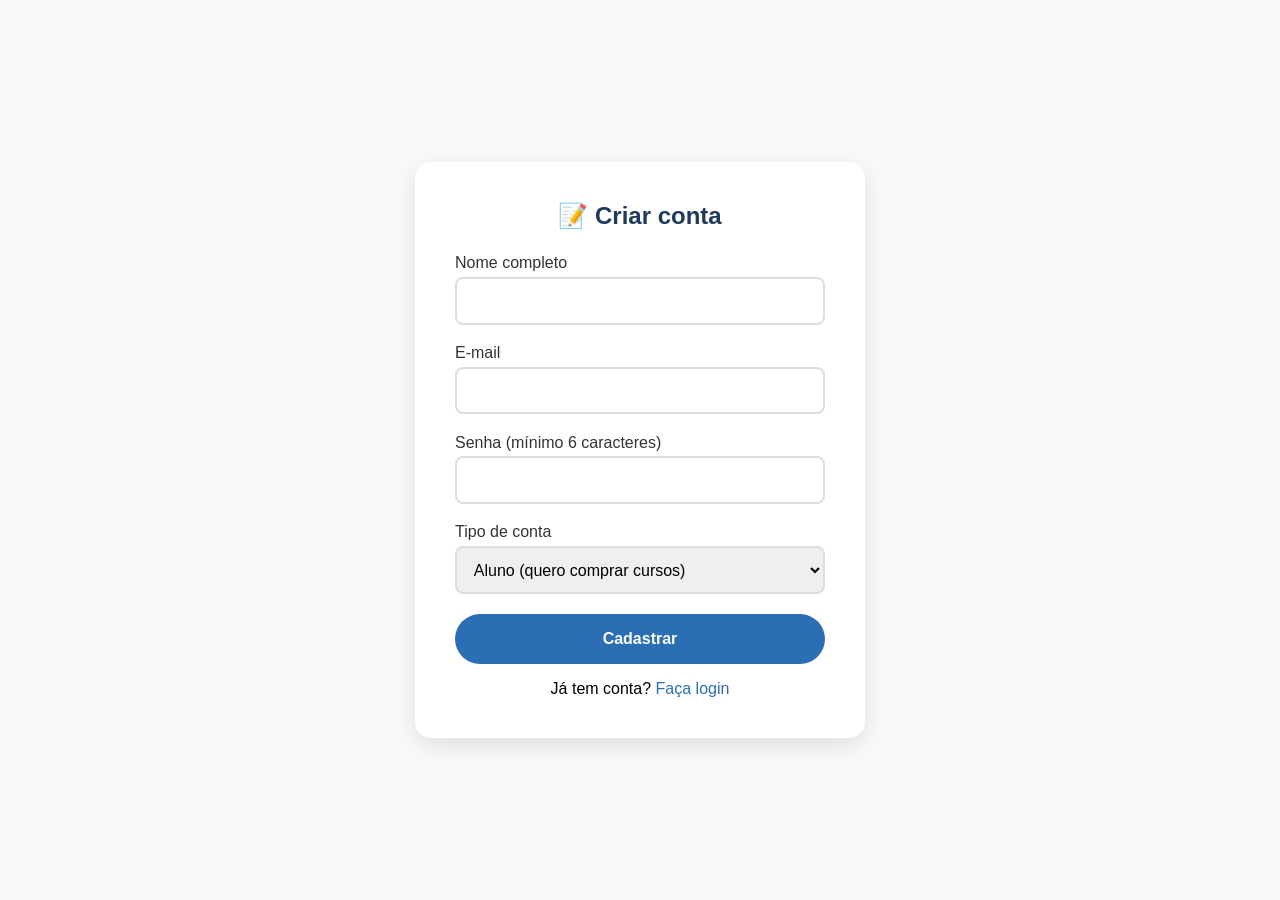
<file: templates/cadastro.html>
<!DOCTYPE html>
<html lang="pt-BR">
<head>
    <meta charset="UTF-8">
    <meta name="viewport" content="width=device-width, initial-scale=1.0">
    <title>Cadastro - WebEdu</title>
    <style>
        /* Mesma paleta de cores */
        * { margin: 0; padding: 0; box-sizing: border-box; font-family: 'Segoe UI', sans-serif; }
        body { background: #f8f9fa; display: flex; justify-content: center; align-items: center; min-height: 100vh; }
        .card { background: white; padding: 2.5rem; border-radius: 16px; box-shadow: 0 8px 24px rgba(0,0,0,0.1); width: 100%; max-width: 450px; }
        h2 { color: #1e3a5f; margin-bottom: 1.5rem; text-align: center; }
        .form-group { margin-bottom: 1.2rem; }
        label { display: block; margin-bottom: 0.3rem; color: #333; font-weight: 500; }
        input, select { width: 100%; padding: 0.8rem; border: 2px solid #ddd; border-radius: 8px; font-size: 1rem; }
        input:focus, select:focus { border-color: #2b6eb3; outline: none; }
        .btn { width: 100%; padding: 1rem; background: #2b6eb3; color: white; border: none; border-radius: 30px; font-weight: bold; font-size: 1rem; cursor: pointer; }
        .btn:hover { background: #1e3a5f; }
        .erro { color: #d32f2f; margin-top: 0.5rem; }
        .link { text-align: center; margin-top: 1rem; }
        .link a { color: #2b6eb3; text-decoration: none; }
    </style>
</head>
<body>
    <div class="card">
        <h2>📝 Criar conta</h2>
        <form id="cadastroForm">
            <div class="form-group">
                <label>Nome completo</label>
                <input type="text" name="nome" required>
            </div>
            <div class="form-group">
                <label>E-mail</label>
                <input type="email" name="email" required>
            </div>
            <div class="form-group">
                <label>Senha (mínimo 6 caracteres)</label>
                <input type="password" name="senha" required minlength="6">
            </div>
            <div class="form-group">
                <label>Tipo de conta</label>
                <select name="tipo" required>
                    <option value="aluno">Aluno (quero comprar cursos)</option>
                    <option value="criador">Criador (quero vender cursos)</option>
                </select>
            </div>
            <div id="mensagemErro" class="erro"></div>
            <button type="submit" class="btn">Cadastrar</button>
        </form>
        <div class="link">
            Já tem conta? <a href="/login">Faça login</a>
        </div>
    </div>
    <script>
        document.getElementById('cadastroForm').addEventListener('submit', async (e) => {
            e.preventDefault();
            const formData = new FormData(e.target);
            const data = Object.fromEntries(formData.entries());
            const resp = await fetch('/api/cadastro', {
                method: 'POST',
                headers: {'Content-Type': 'application/json'},
                body: JSON.stringify(data)
            });
            const result = await resp.json();
            if (resp.ok) {
                alert(result.mensagem);
                window.location.href = '/login';
            } else {
                document.getElementById('mensagemErro').textContent = result.erro;
            }
        });
    </script>
</body>
</html>
</file>
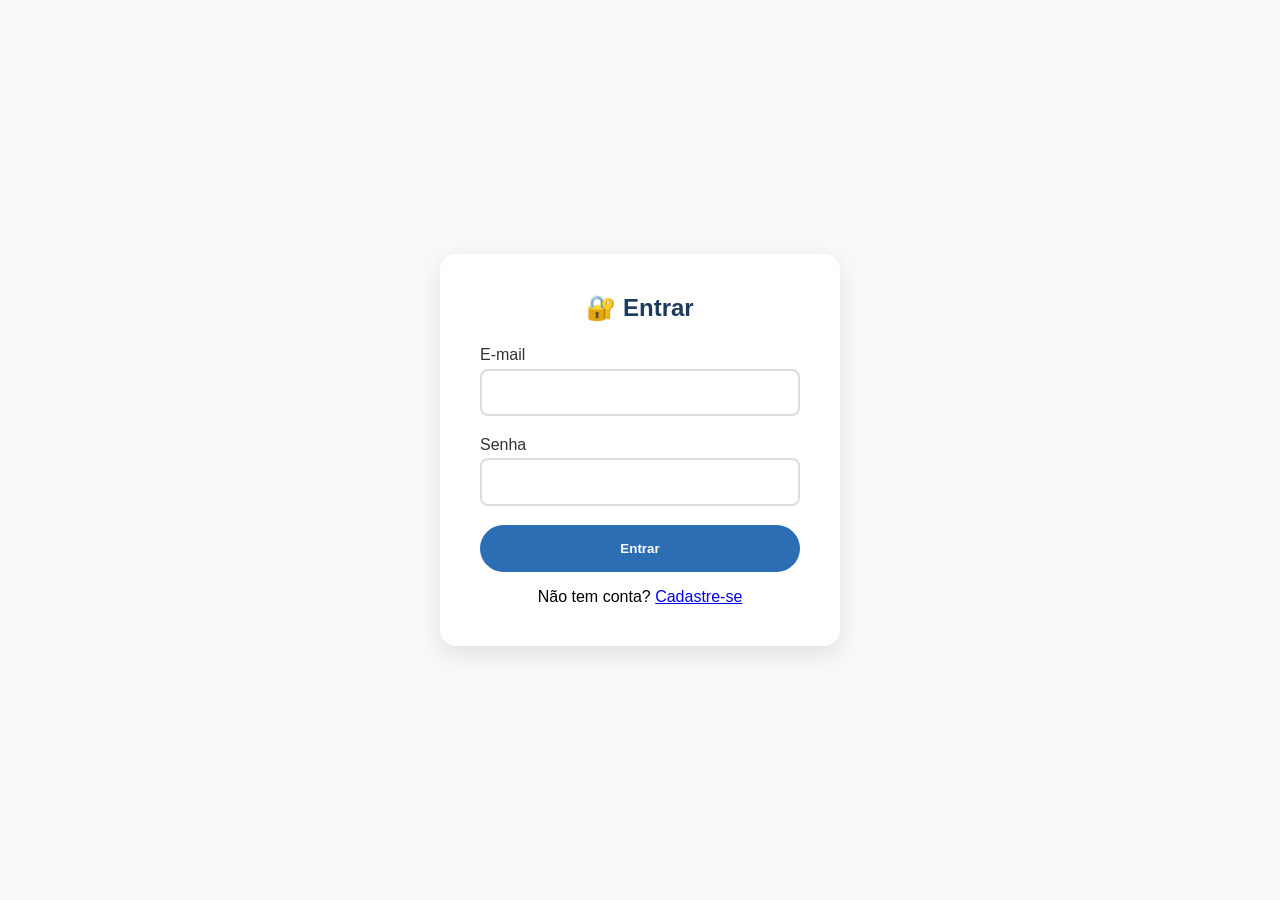
<file: templates/login.html>
<!DOCTYPE html>
<html lang="pt-BR">
<head>
    <meta charset="UTF-8">
    <meta name="viewport" content="width=device-width, initial-scale=1.0">
    <title>Login - WebEdu</title>
    <style>
        /* Mesma paleta */
        * { margin: 0; padding: 0; box-sizing: border-box; font-family: 'Segoe UI', sans-serif; }
        body { background: #f8f9fa; display: flex; justify-content: center; align-items: center; min-height: 100vh; }
        .card { background: white; padding: 2.5rem; border-radius: 16px; box-shadow: 0 8px 24px rgba(0,0,0,0.1); width: 100%; max-width: 400px; }
        h2 { color: #1e3a5f; margin-bottom: 1.5rem; text-align: center; }
        .form-group { margin-bottom: 1.2rem; }
        label { display: block; margin-bottom: 0.3rem; color: #333; }
        input { width: 100%; padding: 0.8rem; border: 2px solid #ddd; border-radius: 8px; font-size: 1rem; }
        .btn { width: 100%; padding: 1rem; background: #2b6eb3; color: white; border: none; border-radius: 30px; font-weight: bold; cursor: pointer; }
        .erro { color: #d32f2f; margin-top: 0.5rem; }
        .link { text-align: center; margin-top: 1rem; }
    </style>
</head>
<body>
    <div class="card">
        <h2>🔐 Entrar</h2>
        <form id="loginForm">
            <div class="form-group">
                <label>E-mail</label>
                <input type="email" name="email" required>
            </div>
            <div class="form-group">
                <label>Senha</label>
                <input type="password" name="senha" required>
            </div>
            <div id="mensagemErro" class="erro"></div>
            <button type="submit" class="btn">Entrar</button>
        </form>
        <div class="link">
            Não tem conta? <a href="/cadastro">Cadastre-se</a>
        </div>
    </div>
    <script>
        document.getElementById('loginForm').addEventListener('submit', async (e) => {
            e.preventDefault();
            const formData = new FormData(e.target);
            const data = Object.fromEntries(formData.entries());
            const resp = await fetch('/api/login', {
                method: 'POST',
                headers: {'Content-Type': 'application/json'},
                body: JSON.stringify(data)
            });
            const result = await resp.json();
            if (resp.ok) {
                window.location.href = result.redirect;
            } else {
                document.getElementById('mensagemErro').textContent = result.erro;
            }
        });
    </script>
</body>
</html>
</file>
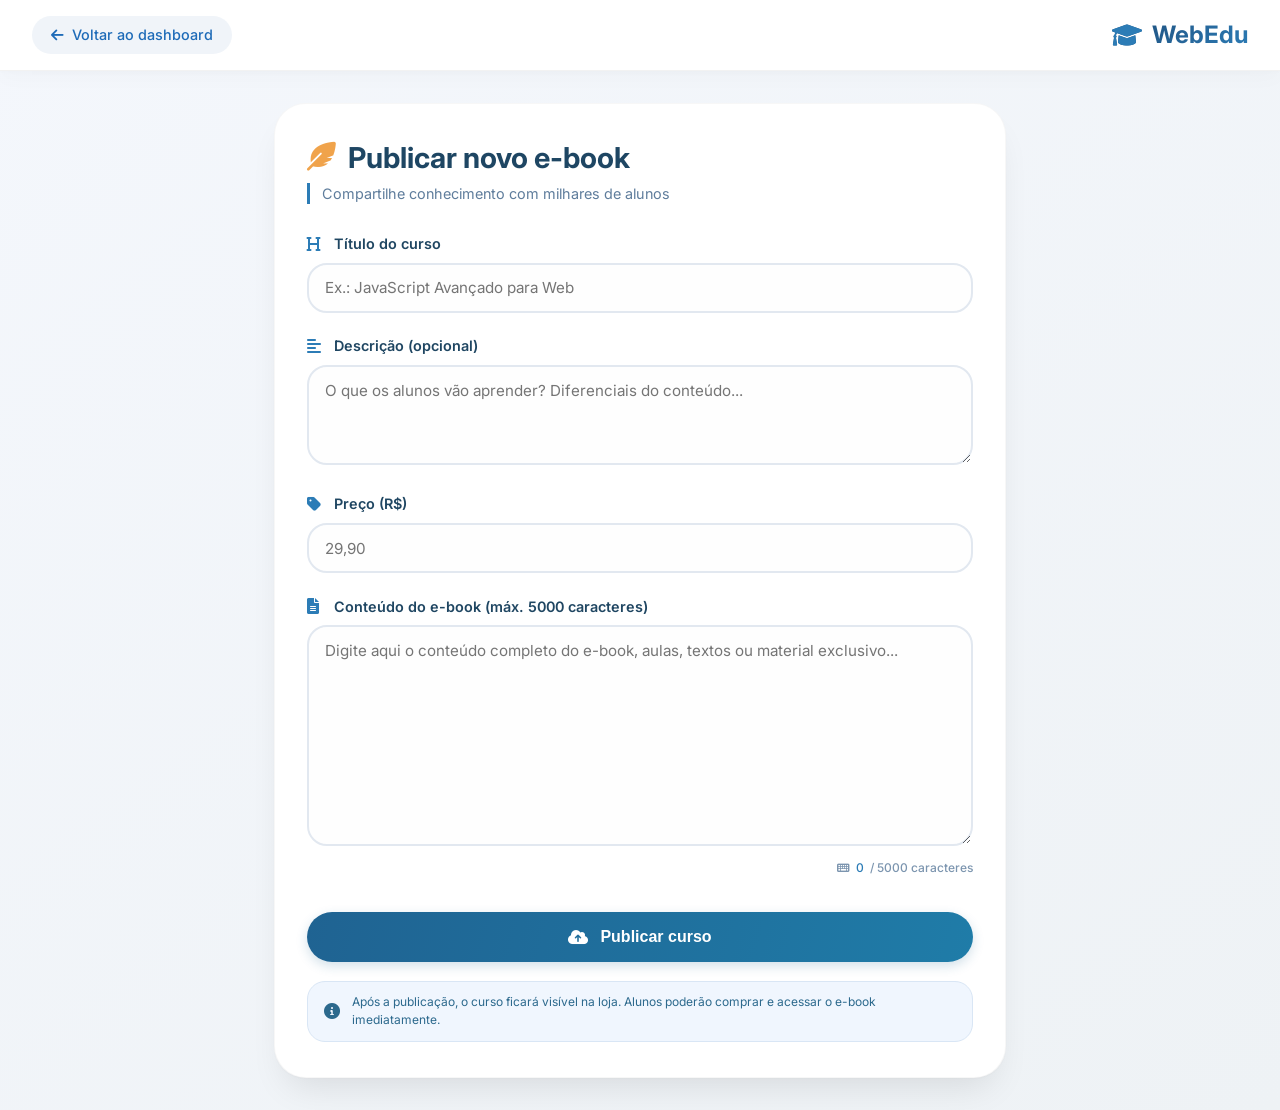
<file: templates/novo_curso.html>
<!DOCTYPE html>
<html lang="pt-BR">
<head>
    <meta charset="UTF-8">
    <meta name="viewport" content="width=device-width, initial-scale=1.0, viewport-fit=cover">
    <title>Novo Curso · WebEdu</title>
    <!-- Google Fonts + Font Awesome 6 -->
    <link href="https://fonts.googleapis.com/css2?family=Inter:opsz,wght@14..32,300;14..32,400;14..32,500;14..32,600;14..32,700&display=swap" rel="stylesheet">
    <link rel="stylesheet" href="https://cdnjs.cloudflare.com/ajax/libs/font-awesome/6.0.0-beta3/css/all.min.css">
    <style>
        * {
            margin: 0;
            padding: 0;
            box-sizing: border-box;
        }

        body {
            font-family: 'Inter', 'Segoe UI', system-ui, -apple-system, sans-serif;
            background: linear-gradient(145deg, #f4f7fc 0%, #eef2f5 100%);
            color: #1a2c3e;
            line-height: 1.5;
            min-height: 100vh;
        }

        /* Navbar moderna (igual ao dashboard) */
        nav {
            background: rgba(255, 255, 255, 0.96);
            backdrop-filter: blur(4px);
            box-shadow: 0 8px 20px rgba(0, 0, 0, 0.02), 0 2px 4px rgba(0, 0, 0, 0.02);
            padding: 1rem 2rem;
            display: flex;
            justify-content: space-between;
            align-items: center;
            flex-wrap: wrap;
            gap: 1rem;
            border-bottom: 1px solid rgba(0, 0, 0, 0.05);
            position: sticky;
            top: 0;
            z-index: 10;
        }

        .nav-brand {
            display: flex;
            align-items: center;
            gap: 10px;
            font-size: 1.5rem;
            font-weight: 700;
            background: linear-gradient(135deg, #1e4a76, #2c7cb6);
            background-clip: text;
            -webkit-background-clip: text;
            color: transparent;
        }

        .nav-brand i {
            background: none;
            color: #2c7cb6;
            font-size: 1.5rem;
        }

        .back-link {
            display: inline-flex;
            align-items: center;
            gap: 8px;
            background: #f0f4f9;
            padding: 0.5rem 1.2rem;
            border-radius: 60px;
            text-decoration: none;
            font-weight: 500;
            color: #1e6bb8;
            transition: all 0.2s ease;
            font-size: 0.9rem;
        }

        .back-link i {
            font-size: 0.9rem;
        }

        .back-link:hover {
            background: #e3eaf1;
            transform: translateX(-3px);
        }

        /* Container principal - card elegante */
        .container {
            max-width: 780px;
            margin: 2rem auto;
            padding: 0 1.5rem;
        }

        .form-card {
            background: #ffffff;
            border-radius: 32px;
            padding: 2rem 2rem 2.2rem;
            box-shadow: 0 20px 35px -12px rgba(0, 0, 0, 0.1), 0 1px 2px rgba(0, 0, 0, 0.02);
            transition: transform 0.2s ease, box-shadow 0.2s;
            border: 1px solid rgba(0, 0, 0, 0.03);
        }

        .form-card h2 {
            font-size: 1.8rem;
            font-weight: 700;
            color: #1e4663;
            margin-bottom: 0.25rem;
            display: flex;
            align-items: center;
            gap: 12px;
        }

        .form-card h2 i {
            color: #f0a34b;
            font-size: 1.8rem;
        }

        .subhead {
            color: #5f7d9c;
            font-size: 0.9rem;
            margin-bottom: 1.8rem;
            border-left: 3px solid #2c7cb6;
            padding-left: 12px;
            margin-top: 0.2rem;
        }

        /* Estilos dos campos */
        .form-group {
            margin-bottom: 1.4rem;
        }

        label {
            display: flex;
            align-items: center;
            gap: 8px;
            font-weight: 600;
            font-size: 0.9rem;
            color: #1f4662;
            margin-bottom: 0.5rem;
        }

        label i {
            color: #2c7cb6;
            font-size: 1rem;
            width: 1.2rem;
        }

        input, textarea, select {
            width: 100%;
            padding: 0.85rem 1rem;
            border: 2px solid #e2e8f0;
            border-radius: 20px;
            font-family: 'Inter', monospace;
            font-size: 0.95rem;
            transition: all 0.2s ease;
            background: #fefefe;
            color: #1a2c3e;
        }

        input:focus, textarea:focus, select:focus {
            outline: none;
            border-color: #2c7cb6;
            box-shadow: 0 0 0 3px rgba(44, 124, 182, 0.15);
        }

        textarea {
            resize: vertical;
            min-height: 100px;
        }

        /* contador de caracteres elegante */
        .char-counter {
            text-align: right;
            font-size: 0.75rem;
            margin-top: 0.4rem;
            font-weight: 500;
            color: #7c95af;
            display: flex;
            justify-content: flex-end;
            align-items: center;
            gap: 6px;
        }

        .char-counter i {
            font-size: 0.7rem;
        }

        .counter-warning {
            color: #d9534f;
        }

        /* mensagem de erro */
        .error-message {
            background: #fff5f5;
            border-left: 4px solid #d32f2f;
            padding: 0.8rem 1rem;
            border-radius: 16px;
            margin: 1rem 0;
            font-size: 0.85rem;
            color: #b91c1c;
            display: flex;
            align-items: center;
            gap: 10px;
        }

        .error-message i {
            font-size: 1rem;
        }

        /* botão principal */
        .btn-primary {
            display: inline-flex;
            align-items: center;
            justify-content: center;
            gap: 12px;
            width: 100%;
            background: linear-gradient(105deg, #1f6392, #1f7ca8);
            color: white;
            padding: 1rem;
            border: none;
            border-radius: 60px;
            font-weight: 700;
            font-size: 1rem;
            cursor: pointer;
            transition: all 0.25s ease;
            margin-top: 0.8rem;
            box-shadow: 0 4px 12px rgba(31, 99, 146, 0.2);
        }

        .btn-primary:hover {
            transform: translateY(-2px);
            background: linear-gradient(105deg, #0e5278, #146b90);
            box-shadow: 0 10px 20px rgba(31, 99, 146, 0.25);
        }

        .btn-primary:active {
            transform: translateY(1px);
        }

        /* dica extra de preenchimento */
        .info-tip {
            background: #f0f6fe;
            border-radius: 18px;
            padding: 0.7rem 1rem;
            margin-top: 1.2rem;
            font-size: 0.75rem;
            color: #2c698d;
            display: flex;
            align-items: center;
            gap: 12px;
            border: 1px solid #d9e6f5;
        }

        .info-tip i {
            font-size: 1rem;
        }

        /* responsividade */
        @media (max-width: 640px) {
            .container {
                padding: 0 1rem;
                margin: 1.2rem auto;
            }
            .form-card {
                padding: 1.5rem;
            }
            .form-card h2 {
                font-size: 1.5rem;
            }
            nav {
                padding: 0.8rem 1rem;
                flex-direction: column;
                align-items: flex-start;
            }
            .back-link {
                margin-bottom: 0.2rem;
            }
        }

        /* loader sutil no botão (feedback) */
        .loading-spinner {
            display: inline-block;
            width: 18px;
            height: 18px;
            border: 2px solid rgba(255,255,255,0.3);
            border-radius: 50%;
            border-top-color: white;
            animation: spin 0.6s linear infinite;
        }

        @keyframes spin {
            to { transform: rotate(360deg); }
        }
    </style>
</head>
<body>
    <nav>
        <a href="/dashboard" class="back-link">
            <i class="fas fa-arrow-left"></i> Voltar ao dashboard
        </a>
        <div class="nav-brand">
            <i class="fas fa-graduation-cap"></i>
            <span>WebEdu</span>
        </div>
    </nav>
    <div class="container">
        <div class="form-card">
            <h2>
                <i class="fas fa-feather-alt"></i> 
                Publicar novo e-book
            </h2>
            <div class="subhead">
                Compartilhe conhecimento com milhares de alunos
            </div>

            <form id="cursoForm">
                <div class="form-group">
                    <label><i class="fas fa-heading"></i> Título do curso</label>
                    <input type="text" name="titulo" placeholder="Ex.: JavaScript Avançado para Web" required>
                </div>

                <div class="form-group">
                    <label><i class="fas fa-align-left"></i> Descrição (opcional)</label>
                    <textarea name="descricao" rows="3" placeholder="O que os alunos vão aprender? Diferenciais do conteúdo..."></textarea>
                </div>

                <div class="form-group">
                    <label><i class="fas fa-tag"></i> Preço (R$)</label>
                    <input type="number" step="0.01" min="0" name="preco" placeholder="29,90" required>
                </div>

                <div class="form-group">
                    <label><i class="fas fa-file-alt"></i> Conteúdo do e-book (máx. 5000 caracteres)</label>
                    <textarea name="ebook" rows="10" placeholder="Digite aqui o conteúdo completo do e-book, aulas, textos ou material exclusivo..." required></textarea>
                    <div class="char-counter" id="charCounterWrapper">
                        <i class="fas fa-keyboard"></i> <span id="contador">0</span> / 5000 caracteres
                    </div>
                </div>

                <div id="mensagemErro" class="error-message" style="display: none;">
                    <i class="fas fa-circle-exclamation"></i> <span id="erroTexto"></span>
                </div>

                <button type="submit" class="btn-primary" id="submitBtn">
                    <i class="fas fa-cloud-upload-alt"></i> Publicar curso
                </button>

                <div class="info-tip">
                    <i class="fas fa-info-circle"></i>
                    <span>Após a publicação, o curso ficará visível na loja. Alunos poderão comprar e acessar o e-book imediatamente.</span>
                </div>
            </form>
        </div>
    </div>

    <script>
        // Elementos do DOM
        const ebookField = document.querySelector('[name="ebook"]');
        const contadorSpan = document.getElementById('contador');
        const charWrapper = document.getElementById('charCounterWrapper');
        const form = document.getElementById('cursoForm');
        const submitBtn = document.getElementById('submitBtn');
        const errorDiv = document.getElementById('mensagemErro');
        const errorText = document.getElementById('erroTexto');

        // Atualização do contador com estilo dinâmico
        function updateCounter() {
            const len = ebookField.value.length;
            contadorSpan.textContent = len;
            
            if (len > 5000) {
                contadorSpan.style.color = '#d32f2f';
                contadorSpan.style.fontWeight = 'bold';
                charWrapper.classList.add('counter-warning');
                // feedback visual extra
                ebookField.style.borderColor = '#d32f2f';
            } else {
                contadorSpan.style.color = '#2c7cb6';
                contadorSpan.style.fontWeight = '500';
                charWrapper.classList.remove('counter-warning');
                ebookField.style.borderColor = '#e2e8f0';
            }
        }

        // Limitar caracteres no evento input (impedir ultrapassagem)
        ebookField.addEventListener('input', () => {
            let len = ebookField.value.length;
            if (len > 5000) {
                ebookField.value = ebookField.value.substring(0, 5000);
                len = 5000;
                // opcional: mostrar mensagem temporária
                const warningMsg = document.createElement('div');
                warningMsg.className = 'error-message';
                warningMsg.style.margin = '0.5rem 0 0';
                warningMsg.style.padding = '0.5rem';
                warningMsg.style.fontSize = '0.7rem';
                warningMsg.innerHTML = '<i class="fas fa-exclamation-triangle"></i> Limite de 5000 caracteres atingido.';
                const parent = ebookField.parentNode;
                let oldWarning = parent.querySelector('.temp-limit-warning');
                if(oldWarning) oldWarning.remove();
                warningMsg.classList.add('temp-limit-warning');
                parent.appendChild(warningMsg);
                setTimeout(() => warningMsg.remove(), 2000);
            }
            updateCounter();
        });

        // Inicializa contador
        updateCounter();

        // Submissão com feedback visual e tratamento de erros
        form.addEventListener('submit', async (e) => {
            e.preventDefault();
            
            // Validação extra de limite antes de enviar
            if (ebookField.value.length > 5000) {
                showError("O e-book excede o limite de 5000 caracteres. Por favor, reduza o conteúdo.");
                return;
            }

            // Desabilitar botão para evitar duplicação
            submitBtn.disabled = true;
            const originalBtnContent = submitBtn.innerHTML;
            submitBtn.innerHTML = '<span class="loading-spinner"></span> Publicando...';
            
            // Limpar erros antigos
            errorDiv.style.display = 'none';
            errorText.innerText = '';
            
            const formData = new FormData(form);
            const data = Object.fromEntries(formData.entries());
            data.preco = parseFloat(data.preco);
            
            // Validações semânticas adicionais
            if (!data.titulo || data.titulo.trim() === '') {
                showError("Por favor, informe um título para o curso.");
                resetButton();
                return;
            }
            if (isNaN(data.preco) || data.preco < 0) {
                showError("Informe um preço válido (R$).");
                resetButton();
                return;
            }
            if (!data.ebook || data.ebook.trim() === '') {
                showError("O conteúdo do e-book não pode estar vazio.");
                resetButton();
                return;
            }
            
            try {
                const resp = await fetch('/api/cursos', {
                    method: 'POST',
                    headers: { 'Content-Type': 'application/json' },
                    body: JSON.stringify(data)
                });
                
                const result = await resp.json();
                
                if (resp.ok) {
                    // Exibe mensagem de sucesso suave e redireciona
                    alert(result.mensagem || "Curso publicado com sucesso!");
                    window.location.href = '/dashboard';
                } else {
                    showError(result.erro || "Ocorreu um erro ao publicar. Tente novamente.");
                    resetButton();
                }
            } catch (err) {
                console.error(err);
                showError("Erro de conexão com o servidor. Verifique sua internet.");
                resetButton();
            }
            
            function resetButton() {
                submitBtn.disabled = false;
                submitBtn.innerHTML = originalBtnContent;
            }
        });
        
        function showError(msg) {
            errorText.innerText = msg;
            errorDiv.style.display = 'flex';
            // rolar suavemente até o erro
            errorDiv.scrollIntoView({ behavior: 'smooth', block: 'nearest' });
        }
        
        // Limpar erro ao digitar nos campos
        const allInputs = document.querySelectorAll('input, textarea');
        allInputs.forEach(input => {
            input.addEventListener('input', () => {
                errorDiv.style.display = 'none';
            });
        });
    </script>
</body>
</html>
</file>
